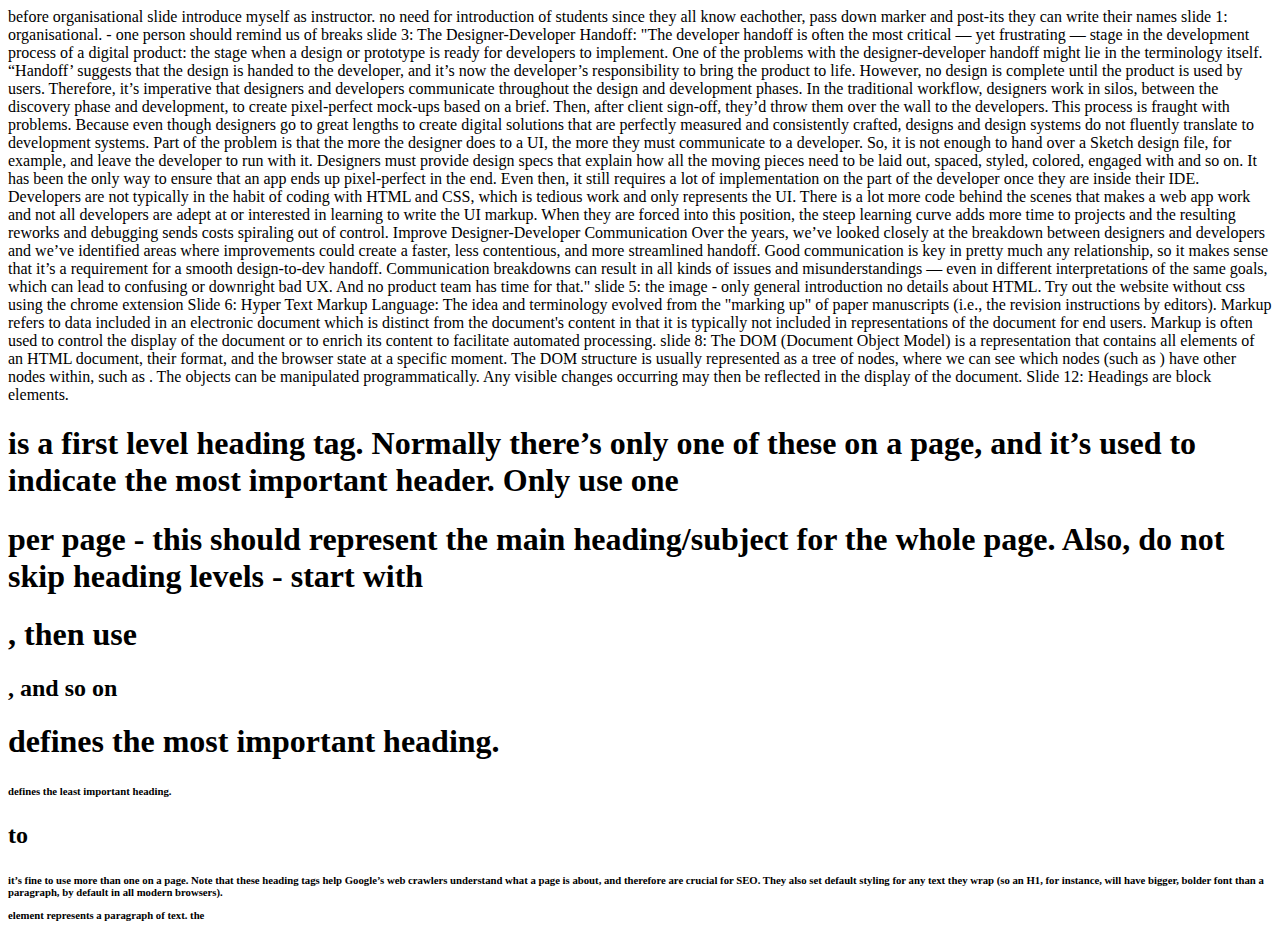
<file: Day1/index.html>
before organisational slide  introduce myself as instructor.

no need for introduction of students since they all know eachother, pass down marker and post-its they can write their names

slide 1: organisational. - one person should remind us of breaks


slide 3: The Designer-Developer Handoff:

"The developer handoff is often the most critical — yet frustrating — stage in the development
process of a digital product: the stage when a design or prototype is ready for developers to
implement.

One of the problems with the designer-developer handoff might lie in the terminology itself.
“Handoff’ suggests that the design is handed to the developer, and it’s now the developer’s 
responsibility to bring the product to life. However, no design is complete until the product 
is used by users. Therefore, it’s imperative that designers and developers communicate 
throughout the design and development phases.

In the traditional workflow, designers work in silos, between the discovery phase and 
development, to create pixel-perfect mock-ups based on a brief. Then, after client sign-off, 
they’d throw them over the wall to the developers. This process is fraught with problems. 
Because even though designers go to great lengths to create digital solutions that are 
perfectly measured and consistently crafted, designs and design systems do not fluently 
translate to development systems.

Part of the problem is that the more the designer does to a UI, the more they must 
communicate to a developer. So, it is not enough to hand over a Sketch design file, 
for example, and leave the developer to run with it. Designers must provide design specs 
that explain how all the moving pieces need to be laid out, spaced, styled, colored, 
engaged with and so on. It has been the only way to ensure that an app ends up pixel-perfect 
in the end. Even then, it still requires a lot of implementation on the part of the developer 
once they are inside their IDE.

Developers are not typically in the habit of coding with HTML and CSS, which is tedious work 
and only represents the UI. There is a lot more code behind the scenes that makes a web app 
work and not all developers are adept at or interested in learning to write the UI markup. 
When they are forced into this position, the steep learning curve adds more time to projects 
and the resulting reworks and debugging sends costs spiraling out of control. 

Improve Designer-Developer Communication
Over the years, we’ve looked closely at the breakdown between designers and developers and 
we’ve identified areas where improvements could create a faster, less contentious, 
and more streamlined handoff. Good communication is key in pretty much any relationship, 
so it makes sense that it’s a requirement for a smooth design-to-dev handoff. Communication 
breakdowns can result in all kinds of issues and misunderstandings — even in different 
interpretations of the same goals, which can lead to confusing or downright bad UX. 
And no product team has time for that."





slide 5: the image - only general introduction no details about HTML. 
Try out the website without css using the chrome extension



Slide 6: Hyper Text Markup Language: The idea and terminology evolved from the "marking up" of paper manuscripts 
(i.e., the revision instructions by editors).
Markup refers to data included in an electronic document which is distinct from the document's content in that it is 
typically not included in representations of the document for end users.
Markup is often used to control the display of the document or to enrich its content to facilitate automated processing.


slide 8: The DOM (Document Object Model) is a representation that contains all elements of an HTML document, 
their format, and the browser state at a specific moment. 
The DOM structure is usually represented as a tree of nodes, 
where we can see which nodes (such as <html>) have other nodes within, such as <head>.

The objects can be manipulated programmatically. 
Any visible changes occurring may then be reflected in the display of the document.



Slide 12: Headings are block elements. 
<h1> is a  first level heading tag. Normally there’s only one of these on a page, 
    and it’s used to indicate the most important header.
    Only use one <h1> per page - this should represent the main heading/subject for the whole
    page. Also, do not skip heading levels - start with <h1>, then use <h2>, and so on

<h1> defines the most important heading. <h6> defines the least important heading.

    <h2> to <h6> it’s fine to use more than one on a page. 
    Note that these heading tags help Google’s web crawlers understand what a page is about, 
    and therefore are crucial for SEO. 
    They also set default styling for any text they wrap 
    (so an H1, for instance, will have bigger, bolder font than a paragraph, by default in all modern browsers).

<p>  element represents a paragraph of text.



the <script> tag is used to embed a client-side script (JavaScript).
The <script> element either contains scripting statements, 
or it points to an external script file through the src attribute.



<div> container for flow content. 
It has no effect on the content or layout until styled in some way using CSS 



<img> element:
The src attribute is required, and contains the path to the image you want to embed.
The alt attribute holds a text description of the image, 
which isn't mandatory but is incredibly useful for accessibility — 
screen readers read this description out to their users so they know what the image means. 
Alt text is also displayed on the page if the image can't be loaded for some reason: 
for example, network errors, content blocking.


also talk about:$
<label for="age">Age</label>
<input type="number" id="age">
<select> <option>




    2:25
</file>
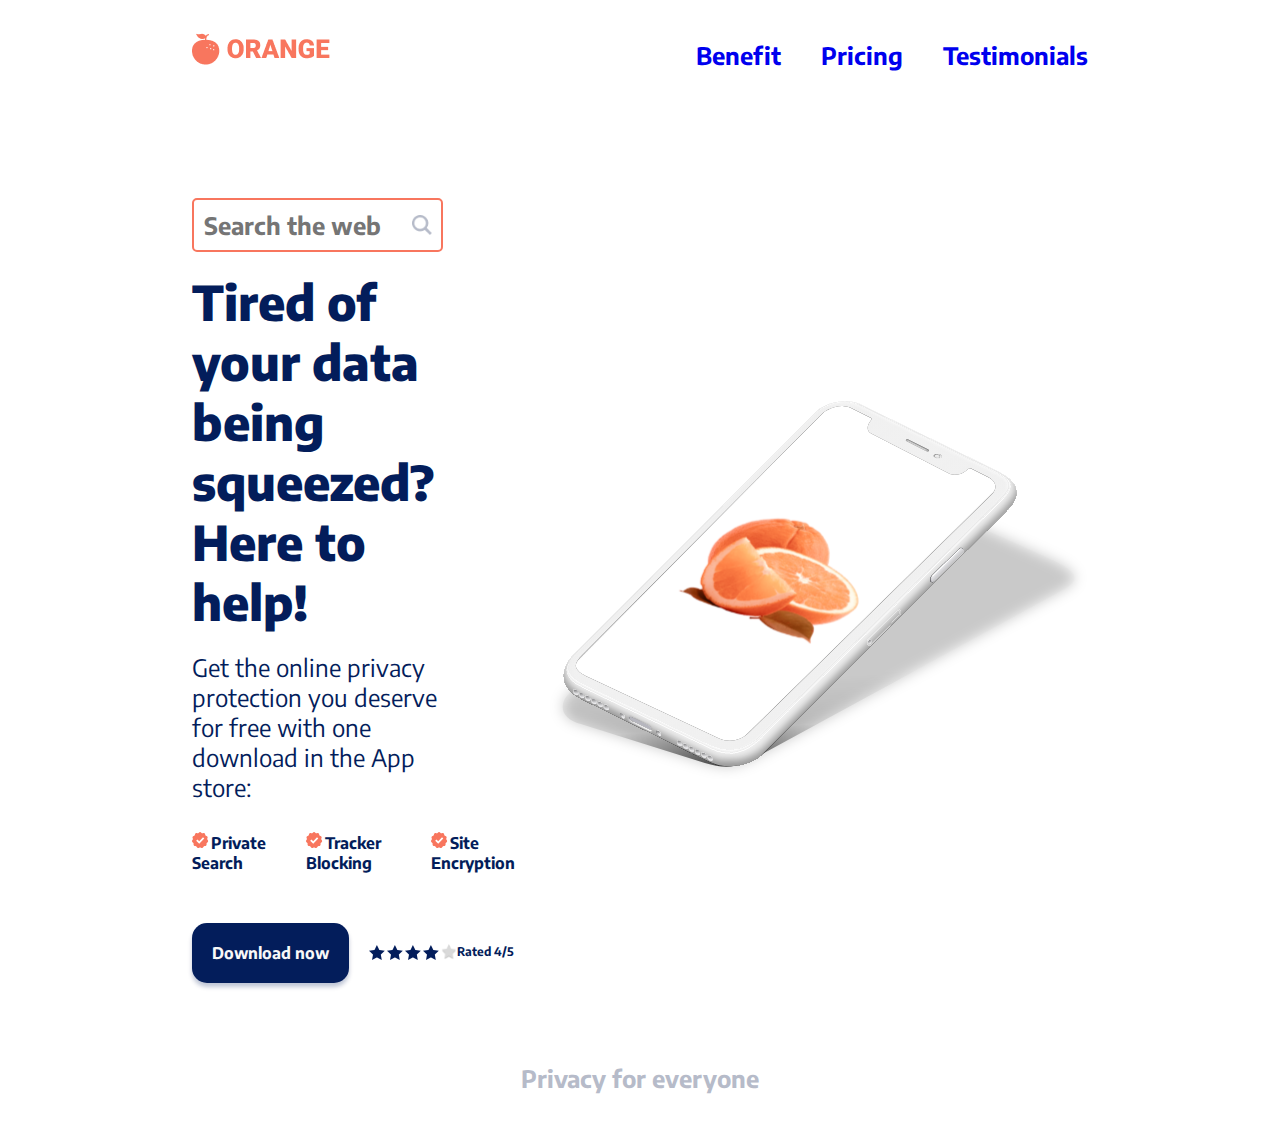
<file: OrangeSearchEngine/index.html>
<!DOCTYPE html>
<html lang="en">
  <head>
    <meta charset="UTF-8" />
    <meta http-equiv="X-UA-Compatible" content="IE=edge" />
    <meta name="viewport" content="width=device-width, initial-scale=1.0" />
    <title>Orange Search Engine</title>

    <link
      href="https://fonts.googleapis.com/css2?family=Encode+Sans:wght@400;700;800&family=Roboto:ital,wght@1,100&display=swap"
      rel="stylesheet"
    />

    <link rel="stylesheet" href="./style.css" />
  </head>

  <body>
    <header class="header-container">
      <img src="./images/logo.png" alt="Orange search engine logo" />

      <nav>
        <ul class="navigation-container">
          <li><a href="#"> Benefit </a></li>
          <li><a href="#"> Pricing </a></li>
          <li><a href="#"> Testimonials </a></li>
        </ul>
      </nav>
    </header>

    <main>
      <img
        class="iphone_image"
        src="./images/iPhoneMockupHeader_Phone.svg"
        alt="Iphone mockup image"
      />

      <section class="information-container">

        <div class="search_container">
          <input class="search_input" type="search" placeholder="Search the web" />
          <button type="submit" class="search-button">
          <img src="./images/serch_icon.png" alt="search icon" />
        </button>
        </div>

        <h1>Tired of your data being squeezed? Here to help!</h1>
        <p class="information">
          Get the online privacy protection you deserve for free with one
          download in the App store:
        </p>

        <div class="feature-container">
          <div>
            <img
              src="./images/checkBox_phone.svg"
              alt="Feature private search"
            />
            <h3 class="features">Private Search</h3>
          </div>
          <div>
            <img
              src="./images/checkBox_phone.svg"
              alt="Feature Tracker blocking check box image"
            />
            <h3 class="features">Tracker Blocking</h3>
          </div>
          <div>
            <img
              src="./images/checkBox_phone.svg"
              alt="Site Encryption check box image"
            />
            <h3 class="features">Site Encryption</h3>
          </div>
        </div>

        <div class="button-rating-container">
          <button id="button-download">Download now</button>

          <div class="rating-container-main">
            <div class="rating-container">
              <img src="./images/ratingDark.png" alt="Rated 4 of 5" />
              <img src="./images/ratingDark.png" alt="Rated 4 of 5" />
              <img src="./images/ratingDark.png" alt="Rated 4 of 5" />
              <img src="./images/ratingDark.png" alt="Rated 4 of 5" />
              <img src="./images/ratingLight.png" alt="Rated 4 of 5" />
            </div>
            <h3 class="rating">Rated 4/5</h3>
          </div>
        </div>
      </section>
    </main>

    <footer>
      <p>Privacy for everyone</p>
    </footer>
  </body>
</html>
</file>
<file: OrangeSearchEngine/style.css>
* {
  padding: 0;
  margin: 0;
  font-size: 10px;
  font-family: "Encode Sans", sans-serif;
}

header {
  margin: 20px auto;
  text-align: center;
}

main {
  text-align: center;
}

ul {
  list-style-type: none;
  color: #031d5b;

  font-weight: 700;
}

a {
  text-decoration: none;
  font-size: 1.6rem;
}

a:visited {
  color: #031d5b;
}

.iphone_image {
  width: 80vw;
  margin-top: 20px;
}

/* .search_container {
  display: flex;
  flex-direction: row;
} */

.search-button {
  background: transparent;
  border: none;
  outline: none;
  margin-left: -33px;
}

.search-button img {
  width: 20px;
  height: 20px;
  object-fit: cover;
}

.search_input {
  width: 90vw;
  margin-top: 2rem;
  border: 2px solid #f8765e;
  padding: 0.8rem;
  box-sizing: border-box;
  border-radius: 5px;
}

input[type="search"] {
  font-weight: 700;
  font-size: 1.6rem;
}

h1 {
  font-size: 3.2rem;
  color: #031d5b;
  margin-top: 2rem;
  padding: 2rem 4rem 1rem 4rem;
  font-weight: 800;
}

.information {
  font-size: 1.6rem;
  font-weight: 400;
  color: #031d5b;
  width: 65vw;
  margin: 1rem auto;
}

.features {
  color: #031d5b;
  font-size: 1.2rem;
  font-weight: 700;
  display: inline;
}

.feature-container {
  display: flex;
  flex-direction: column;
  align-items: center;
}

#button-download {
  padding: 2rem;
  background-color: #031d5b;
  color: #f8f8f8;
  font-size: 1.6rem;
  font-weight: 700;
  margin-top: 2rem;
  border-radius: 1.5rem;
  border: 0;
  box-shadow: 0px 4px 4px 0px #031d5b40;
}

#button-download:hover {
  background-color: #5b6c94;
}

.rating-container img {
  width: 1.6rem;
  /* margin-top: 1rem; */
}

.rating {
  font-size: 1.2rem;
  font-weight: 700;
  color: #031d5b;
}

footer p {
  color: #b6bbc9;
  font-size: 1.6rem;
  font-weight: 700;
  text-align: center;
  margin: 3rem auto;
}

.navigation-container {
  display: flex;
  flex-direction: row;
  justify-content: space-evenly;
  align-items: center;
  margin-top: 2rem;
}

.rating-container-main {
  display: flex;
  flex-direction: row;
  justify-content: center;
  align-items: flex-start;
}

@media screen and (min-width: 480px) {
  nav {
    margin: 1rem 20rem;
  }

  .iphone_image {
    width: 60%;
  }

  .search_input {
    width: 80vw;
  }

  h1 {
    margin: 2rem 7rem;
  }

  .information {
    width: 60vw;
    margin-bottom: 2rem;
  }

  .feature-container {
    flex-direction: row;
    justify-content: space-around;
    margin: 1rem 20rem;
  }

  .rating-container-main {
    margin-top: 2rem;
  }

  footer {
    margin-top: 8rem;
  }
}

@media screen and (min-width: 1020px) {
  body {
    width: 70vw;
    margin: 0 auto;
  }

  header {
    display: flex;
    justify-content: space-between;
  }

  .navigation-container li a {
    font-size: 2.4rem;
  }

  .navigation-container li {
    margin-left: 4rem;
  }

  nav {
    margin: 0;
  }

  main {
    display: flex;
    flex-direction: row-reverse;
    justify-content: space-between;
    margin-top: 10rem;
  }

  .search_input {
    width: 70%;
    padding: 1rem;
  }

  input[type="search"] {
    font-weight: 700;
    font-size: 2.4rem;
  }

  h1 {
    font-size: 4.8rem;
    font-weight: 800;
    width: 70%;
    margin: 2rem 0;
    padding: 0;
  }

  .information {
    font-size: 2.4rem;
    width: 70%;
    text-align: left;
    margin: 0;
  }

  .features {
    font-size: 1.6rem;
    margin-right: 2rem;
  }

  .feature-container {
    margin: 3rem 0;
    justify-content: flex-start;
  }

  .button-rating-container {
    display: flex;
    align-items: center;
  }

  .rating-container-main {
    margin-left: 2rem;
  }

  .information-container {
    text-align: left;
  }

  footer p {
    font-size: 2.4rem;
    font-weight: 700;
  }

  .button-download {
    font-size: 2.4rem;
  }
}
</file>
